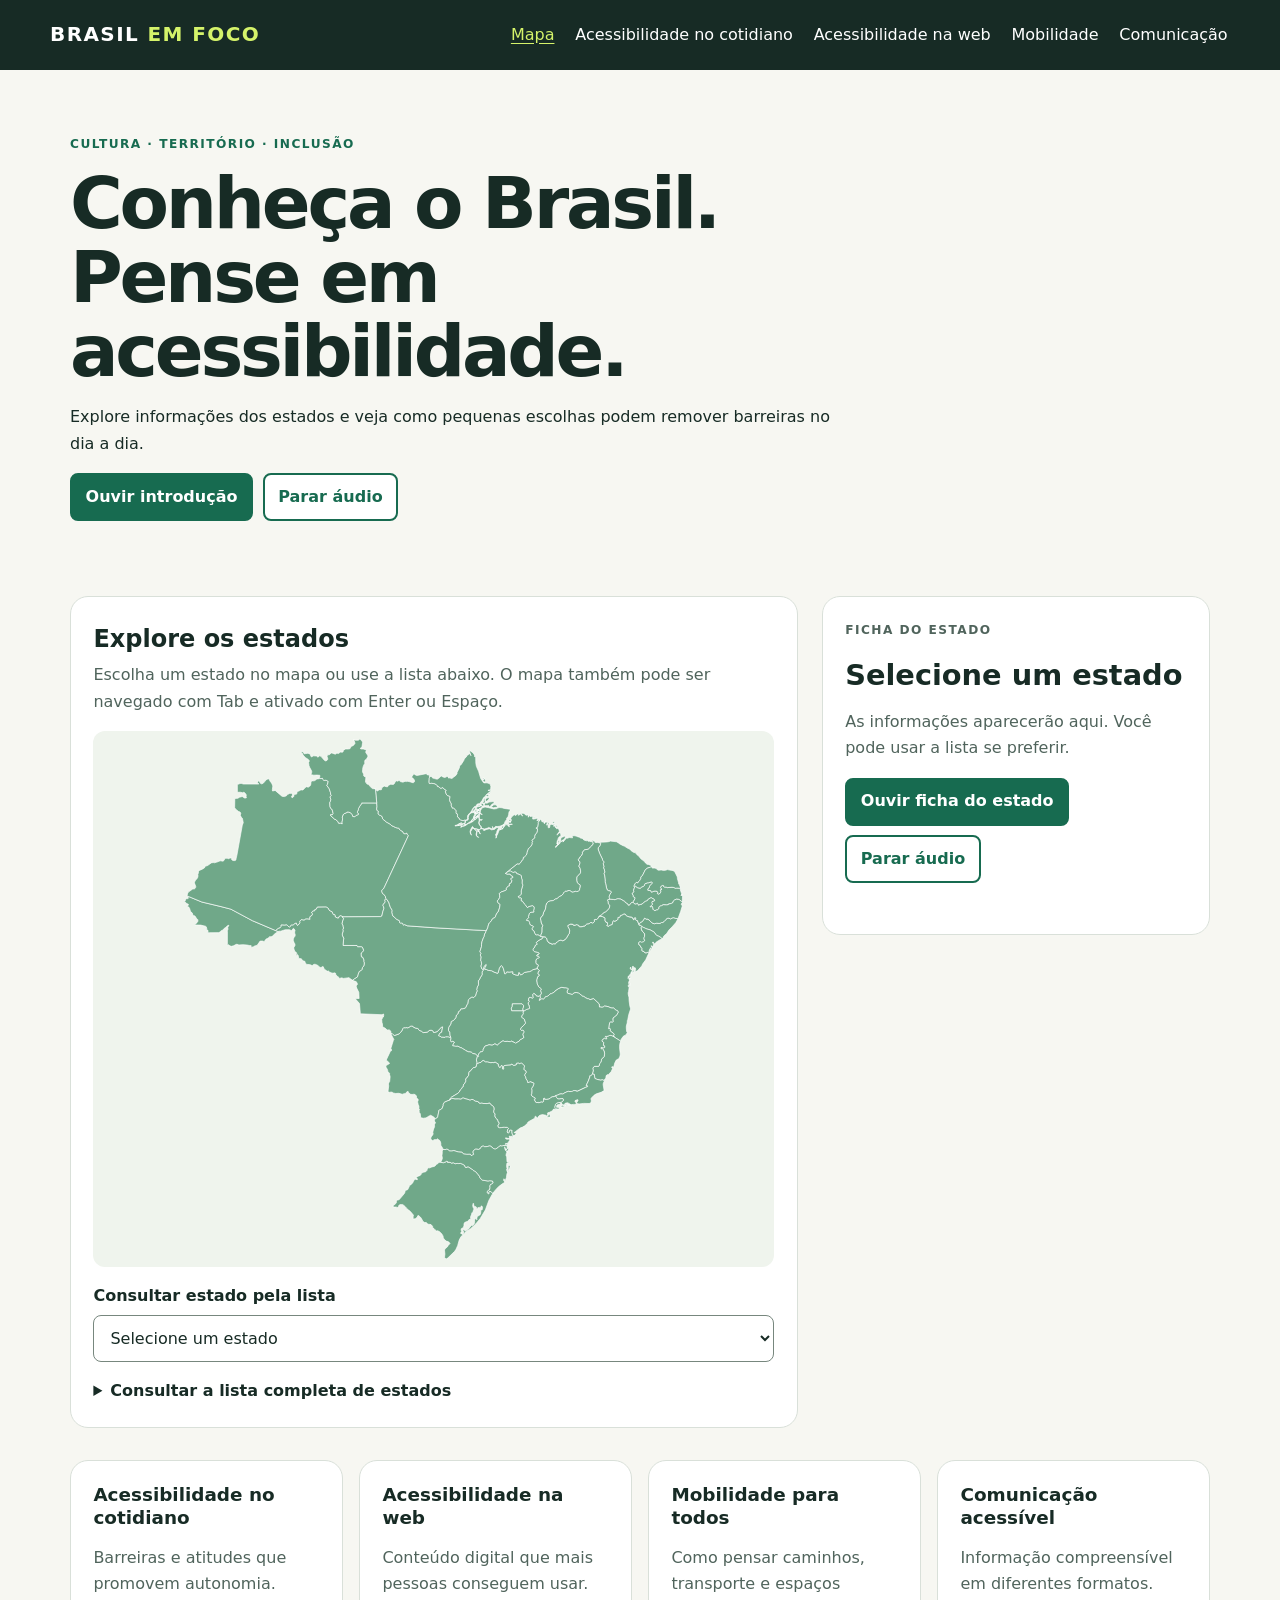
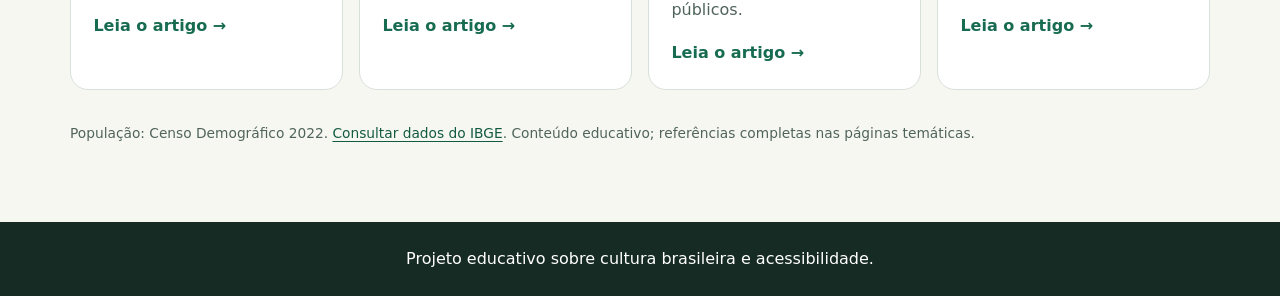
<file: index.html>
<!doctype html>
<html lang="pt-BR">
<head>
  <meta charset="utf-8"><meta name="viewport" content="width=device-width, initial-scale=1">
  <meta name="description" content="Explore os estados brasileiros e descubra como tornar espaços e informações mais acessíveis.">
  <title>Brasil em foco | Mapa interativo acessível</title><link rel="stylesheet" href="style.css">
</head>
<body>
<a class="skip-link" href="#conteudo">Pular para o conteúdo</a>
<header class="site-header"><a class="brand" href="index.html">BRASIL <span>EM FOCO</span></a><nav aria-label="Navegação principal"><a aria-current="page" href="index.html">Mapa</a><a href="cotidiano.html">Acessibilidade no cotidiano</a><a href="web.html">Acessibilidade na web</a><a href="mobilidade.html">Mobilidade</a><a href="comunicacao.html">Comunicação</a></nav></header>
<main id="conteudo">
  <section class="hero" id="introducao"><p class="eyebrow">CULTURA · TERRITÓRIO · INCLUSÃO</p><h1>Conheça o Brasil. Pense em acessibilidade.</h1><p>Explore informações dos estados e veja como pequenas escolhas podem remover barreiras no dia a dia.</p><div class="audio-controls"><button type="button" data-speak="#introducao">Ouvir introdução</button><button type="button" class="secondary" data-stop-speaking>Parar áudio</button></div><p class="audio-status" id="audio-status" role="status" aria-live="polite"></p></section>
  <section class="explorer" aria-labelledby="explorar-titulo"><div class="map-column"><h2 id="explorar-titulo">Explore os estados</h2><p id="map-help">Escolha um estado no mapa ou use a lista abaixo. O mapa também pode ser navegado com Tab e ativado com Enter ou Espaço.</p><div id="mapa-container" aria-busy="true"><p>Carregando mapa…</p></div><label for="estado-select">Consultar estado pela lista</label><select id="estado-select"><option value="">Selecione um estado</option></select><details><summary>Consultar a lista completa de estados</summary><ul id="lista-estados" class="state-list"></ul></details></div>
  <aside class="state-panel" aria-live="polite" aria-atomic="true" aria-labelledby="state-title"><p class="eyebrow">FICHA DO ESTADO</p><h2 id="state-title">Selecione um estado</h2><p id="state-placeholder">As informações aparecerão aqui. Você pode usar a lista se preferir.</p><div id="conteudo-info"></div><div class="audio-controls"><button type="button" data-speak="#state-title, #conteudo-info">Ouvir ficha do estado</button><button type="button" class="secondary" data-stop-speaking>Parar áudio</button></div><p class="audio-status" role="status" aria-live="polite"></p></aside></section>
  <section class="feature-grid" aria-label="Conteúdos sobre acessibilidade"><a href="cotidiano.html"><h2>Acessibilidade no cotidiano</h2><p>Barreiras e atitudes que promovem autonomia.</p><span>Leia o artigo →</span></a><a href="web.html"><h2>Acessibilidade na web</h2><p>Conteúdo digital que mais pessoas conseguem usar.</p><span>Leia o artigo →</span></a><a href="mobilidade.html"><h2>Mobilidade para todos</h2><p>Como pensar caminhos, transporte e espaços públicos.</p><span>Leia o artigo →</span></a><a href="comunicacao.html"><h2>Comunicação acessível</h2><p>Informação compreensível em diferentes formatos.</p><span>Leia o artigo →</span></a></section>
  <p class="source-note">População: Censo Demográfico 2022. <a href="https://www.ibge.gov.br/cidades-e-estados.html" target="_blank" rel="noopener noreferrer">Consultar dados do IBGE</a>. Conteúdo educativo; referências completas nas páginas temáticas.</p>
</main><footer><p>Projeto educativo sobre cultura brasileira e acessibilidade.</p></footer>
<script src="dados.js"></script><script src="script.js" defer></script><script src="audio.js" defer></script>
</body></html>
</file>
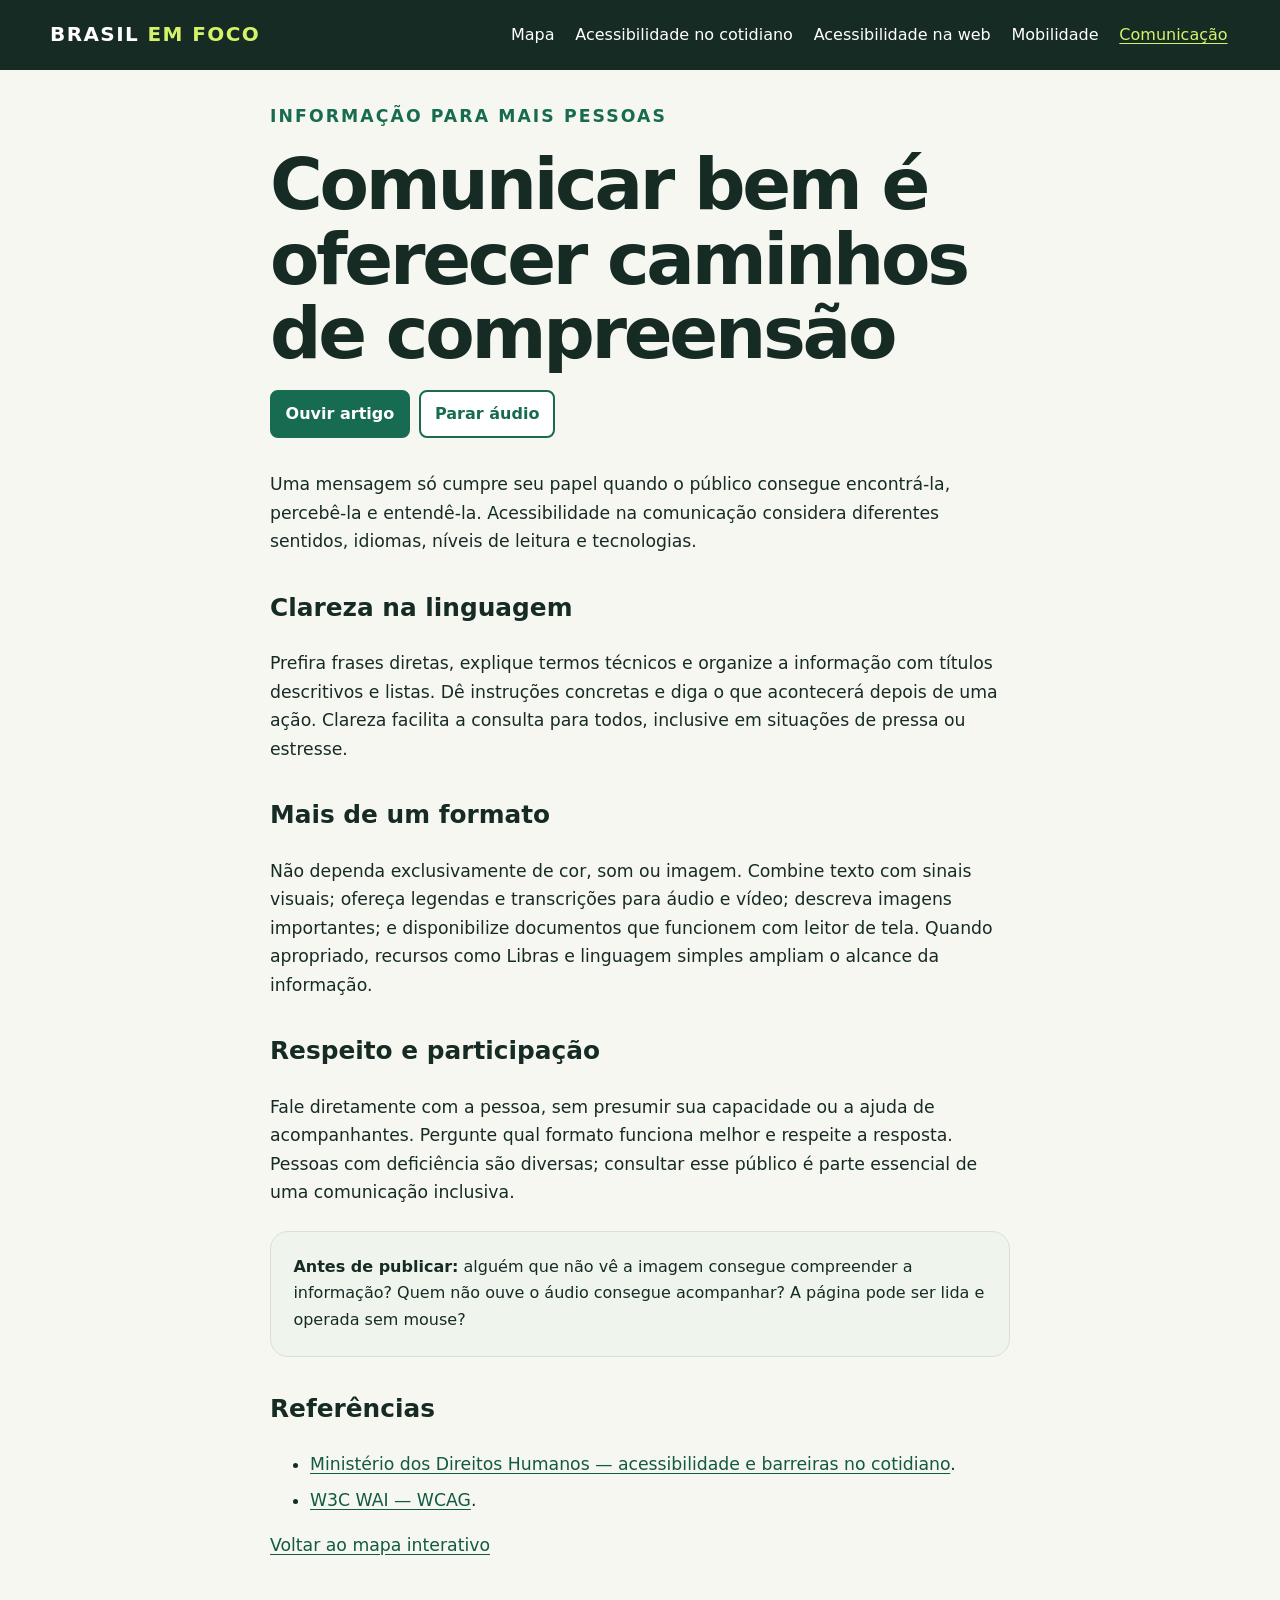
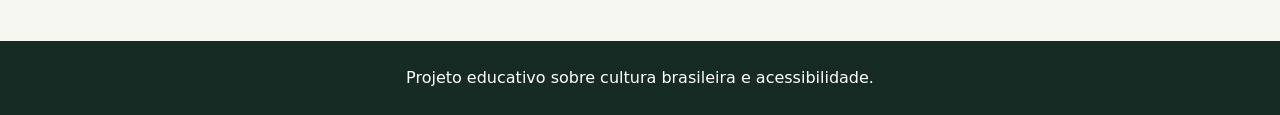
<file: comunicacao.html>
<!doctype html>
<html lang="pt-BR">
  <head>
    <meta charset="utf-8" />
    <meta name="viewport" content="width=device-width,initial-scale=1" />
    <meta
      name="description"
      content="Comunicação inclusiva e informação acessível no cotidiano."
    />
    <title>Comunicação acessível | Brasil em foco</title>
    <link rel="stylesheet" href="style.css" />
  </head>
  <body>
    <a class="skip-link" href="#conteudo">Pular para o conteúdo</a>
    <header class="site-header">
      <a class="brand" href="index.html">BRASIL <span>EM FOCO</span></a>
      <nav aria-label="Navegação principal">
        <a href="index.html">Mapa</a
        ><a href="cotidiano.html">Acessibilidade no cotidiano</a
        ><a href="web.html">Acessibilidade na web</a
        ><a href="mobilidade.html">Mobilidade</a
        ><a aria-current="page" href="comunicacao.html">Comunicação</a>
      </nav>
    </header>
    <main id="conteudo" class="article">
      <p class="eyebrow">INFORMAÇÃO PARA MAIS PESSOAS</p>
      <h1>Comunicar bem é oferecer caminhos de compreensão</h1><div class="audio-controls"><button type="button" data-speak="#conteudo">Ouvir artigo</button><button type="button" class="secondary" data-stop-speaking>Parar áudio</button></div><p class="audio-status" role="status" aria-live="polite"></p>
      <p>
        Uma mensagem só cumpre seu papel quando o público consegue encontrá-la,
        percebê-la e entendê-la. Acessibilidade na comunicação considera
        diferentes sentidos, idiomas, níveis de leitura e tecnologias.
      </p>
      <h2>Clareza na linguagem</h2>
      <p>
        Prefira frases diretas, explique termos técnicos e organize a informação
        com títulos descritivos e listas. Dê instruções concretas e diga o que
        acontecerá depois de uma ação. Clareza facilita a consulta para todos,
        inclusive em situações de pressa ou estresse.
      </p>
      <h2>Mais de um formato</h2>
      <p>
        Não dependa exclusivamente de cor, som ou imagem. Combine texto com
        sinais visuais; ofereça legendas e transcrições para áudio e vídeo;
        descreva imagens importantes; e disponibilize documentos que funcionem
        com leitor de tela. Quando apropriado, recursos como Libras e linguagem
        simples ampliam o alcance da informação.
      </p>
      <h2>Respeito e participação</h2>
      <p>
        Fale diretamente com a pessoa, sem presumir sua capacidade ou a ajuda de
        acompanhantes. Pergunte qual formato funciona melhor e respeite a
        resposta. Pessoas com deficiência são diversas; consultar esse público é
        parte essencial de uma comunicação inclusiva.
      </p>
      <div class="article-card">
        <strong>Antes de publicar:</strong> alguém que não vê a imagem consegue
        compreender a informação? Quem não ouve o áudio consegue acompanhar? A
        página pode ser lida e operada sem mouse?
      </div>
      <h2>Referências</h2>
      <ul class="references">
        <li>
          <a
            href="https://www.gov.br/mdh/pt-br/assuntos/noticias/2026/defeso-eleitoral/agosto/acessibilidade-e-direito-entenda-as-barreiras-que-afetam-o-cotidiano-das-pessoas-com-deficiencia"
            target="_blank"
            rel="noopener noreferrer"
            >Ministério dos Direitos Humanos — acessibilidade e barreiras no
            cotidiano</a
          >.
        </li>
        <li>
          <a
            href="https://www.w3.org/WAI/standards-guidelines/wcag/"
            target="_blank"
            rel="noopener noreferrer"
            >W3C WAI — WCAG</a
          >.
        </li>
      </ul>
      <p><a href="index.html">Voltar ao mapa interativo</a></p>
    </main>
    <footer>
      <p>Projeto educativo sobre cultura brasileira e acessibilidade.</p>
    </footer>
      <script src="audio.js" defer></script></body>
</html>
</file>
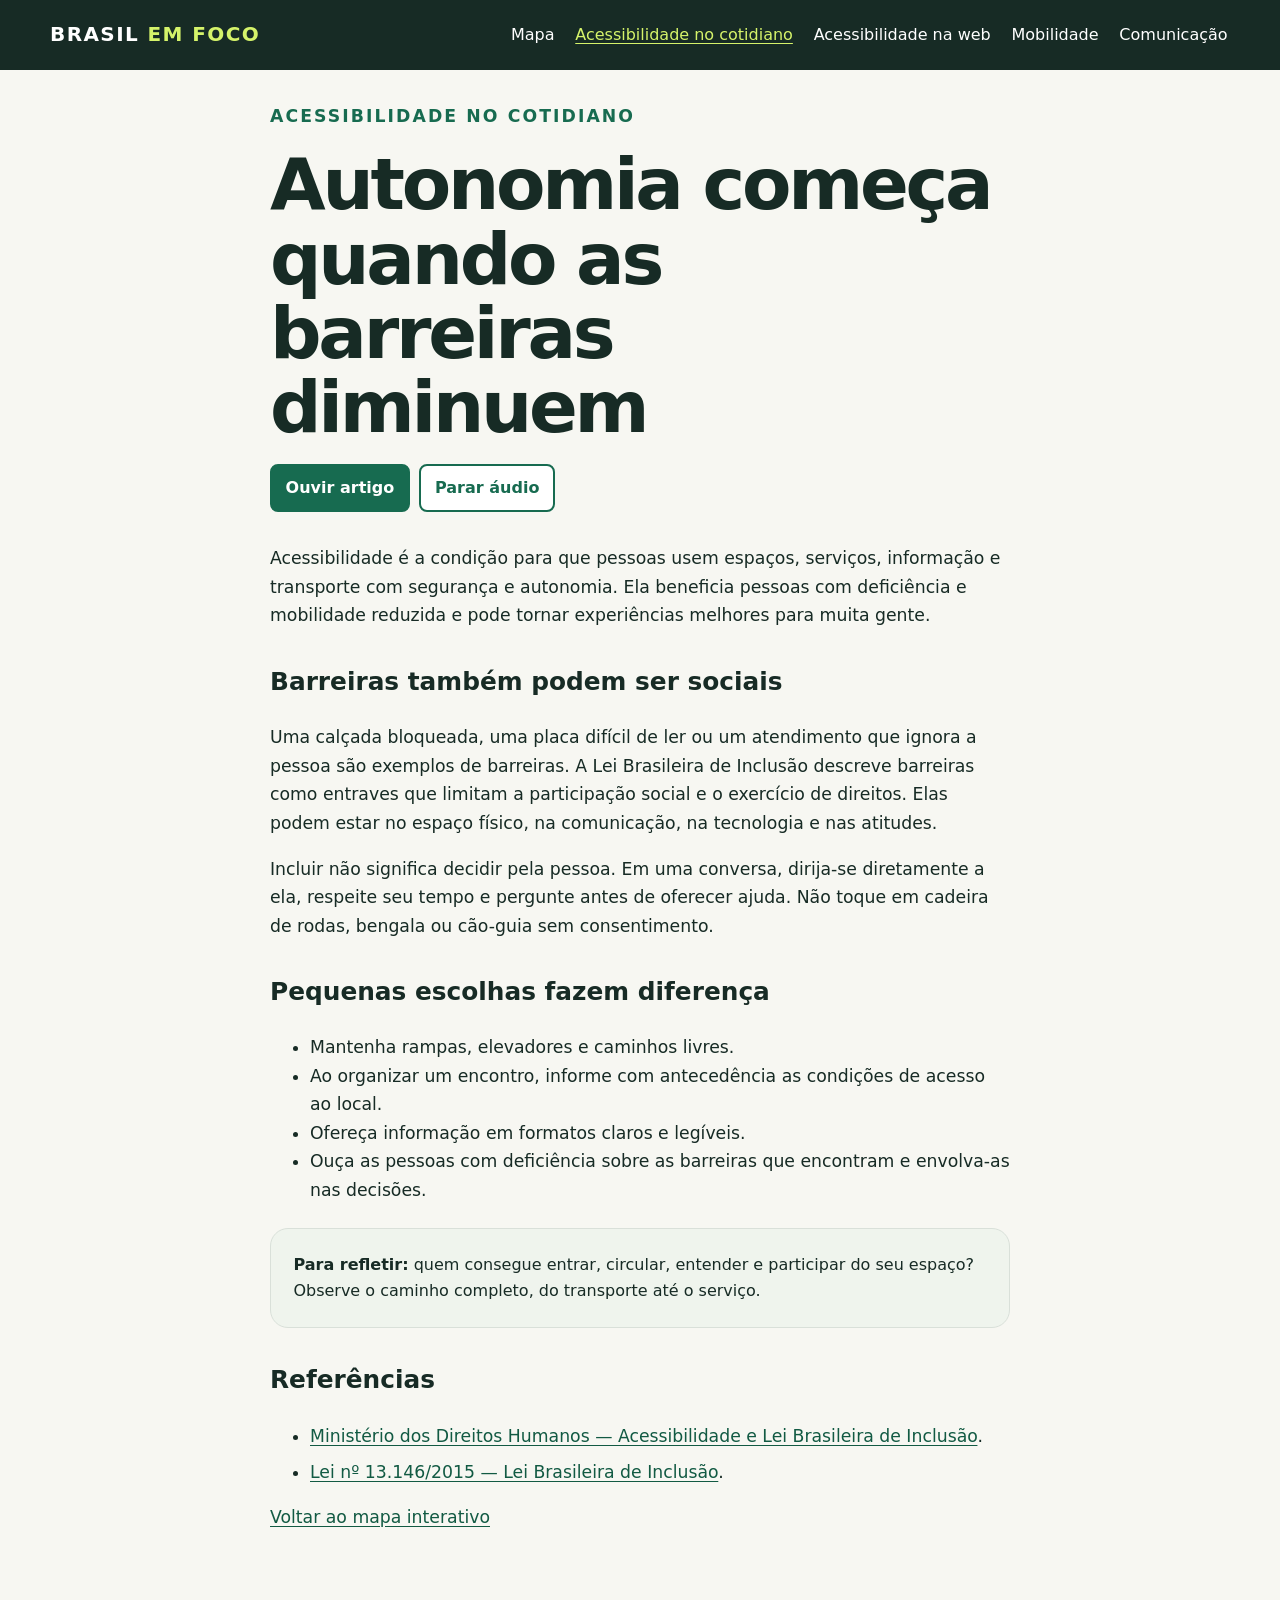
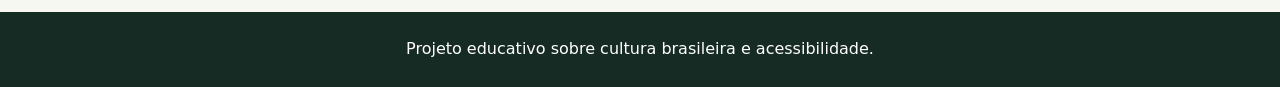
<file: cotidiano.html>
<!doctype html>
<html lang="pt-BR">
  <head>
    <meta charset="utf-8" />
    <meta name="viewport" content="width=device-width,initial-scale=1" />
    <meta
      name="description"
      content="Acessibilidade e inclusão na vida cotidiana."
    />
    <title>Acessibilidade no cotidiano | Brasil em foco</title>
    <link rel="stylesheet" href="style.css" />
  </head>
  <body>
    <a class="skip-link" href="#conteudo">Pular para o conteúdo</a>
    <header class="site-header">
      <a class="brand" href="index.html">BRASIL <span>EM FOCO</span></a>
      <nav aria-label="Navegação principal">
        <a href="index.html">Mapa</a
        ><a aria-current="page" href="cotidiano.html"
          >Acessibilidade no cotidiano</a
        ><a href="web.html">Acessibilidade na web</a
        ><a href="mobilidade.html">Mobilidade</a
        ><a href="comunicacao.html">Comunicação</a>
      </nav>
    </header>
    <main id="conteudo" class="article">
      <p class="eyebrow">ACESSIBILIDADE NO COTIDIANO</p>
      <h1>Autonomia começa quando as barreiras diminuem</h1><div class="audio-controls"><button type="button" data-speak="#conteudo">Ouvir artigo</button><button type="button" class="secondary" data-stop-speaking>Parar áudio</button></div><p class="audio-status" role="status" aria-live="polite"></p>
      <p>
        Acessibilidade é a condição para que pessoas usem espaços, serviços,
        informação e transporte com segurança e autonomia. Ela beneficia pessoas
        com deficiência e mobilidade reduzida e pode tornar experiências
        melhores para muita gente.
      </p>
      <h2>Barreiras também podem ser sociais</h2>
      <p>
        Uma calçada bloqueada, uma placa difícil de ler ou um atendimento que
        ignora a pessoa são exemplos de barreiras. A Lei Brasileira de Inclusão
        descreve barreiras como entraves que limitam a participação social e o
        exercício de direitos. Elas podem estar no espaço físico, na
        comunicação, na tecnologia e nas atitudes.
      </p>
      <p>
        Incluir não significa decidir pela pessoa. Em uma conversa, dirija-se
        diretamente a ela, respeite seu tempo e pergunte antes de oferecer
        ajuda. Não toque em cadeira de rodas, bengala ou cão-guia sem
        consentimento.
      </p>
      <h2>Pequenas escolhas fazem diferença</h2>
      <ul>
        <li>Mantenha rampas, elevadores e caminhos livres.</li>
        <li>
          Ao organizar um encontro, informe com antecedência as condições de
          acesso ao local.
        </li>
        <li>Ofereça informação em formatos claros e legíveis.</li>
        <li>
          Ouça as pessoas com deficiência sobre as barreiras que encontram e
          envolva-as nas decisões.
        </li>
      </ul>
      <div class="article-card">
        <strong>Para refletir:</strong> quem consegue entrar, circular, entender
        e participar do seu espaço? Observe o caminho completo, do transporte
        até o serviço.
      </div>
      <h2>Referências</h2>
      <ul class="references">
        <li>
          <a
            href="https://www.gov.br/mdh/pt-br/acesso-a-informacao/acoes-e-programas/governanca/acessibilidade/acessibilidade"
            target="_blank"
            rel="noopener noreferrer"
            >Ministério dos Direitos Humanos — Acessibilidade e Lei Brasileira
            de Inclusão</a
          >.
        </li>
        <li>
          <a
            href="https://www.planalto.gov.br/ccivil_03/_ato2015-2018/2015/lei/l13146.htm"
            target="_blank"
            rel="noopener noreferrer"
            >Lei nº 13.146/2015 — Lei Brasileira de Inclusão</a
          >.
        </li>
      </ul>
      <p><a href="index.html">Voltar ao mapa interativo</a></p>
    </main>
    <footer>
      <p>Projeto educativo sobre cultura brasileira e acessibilidade.</p>
    </footer>
      <script src="audio.js" defer></script></body>
</html>
</file>
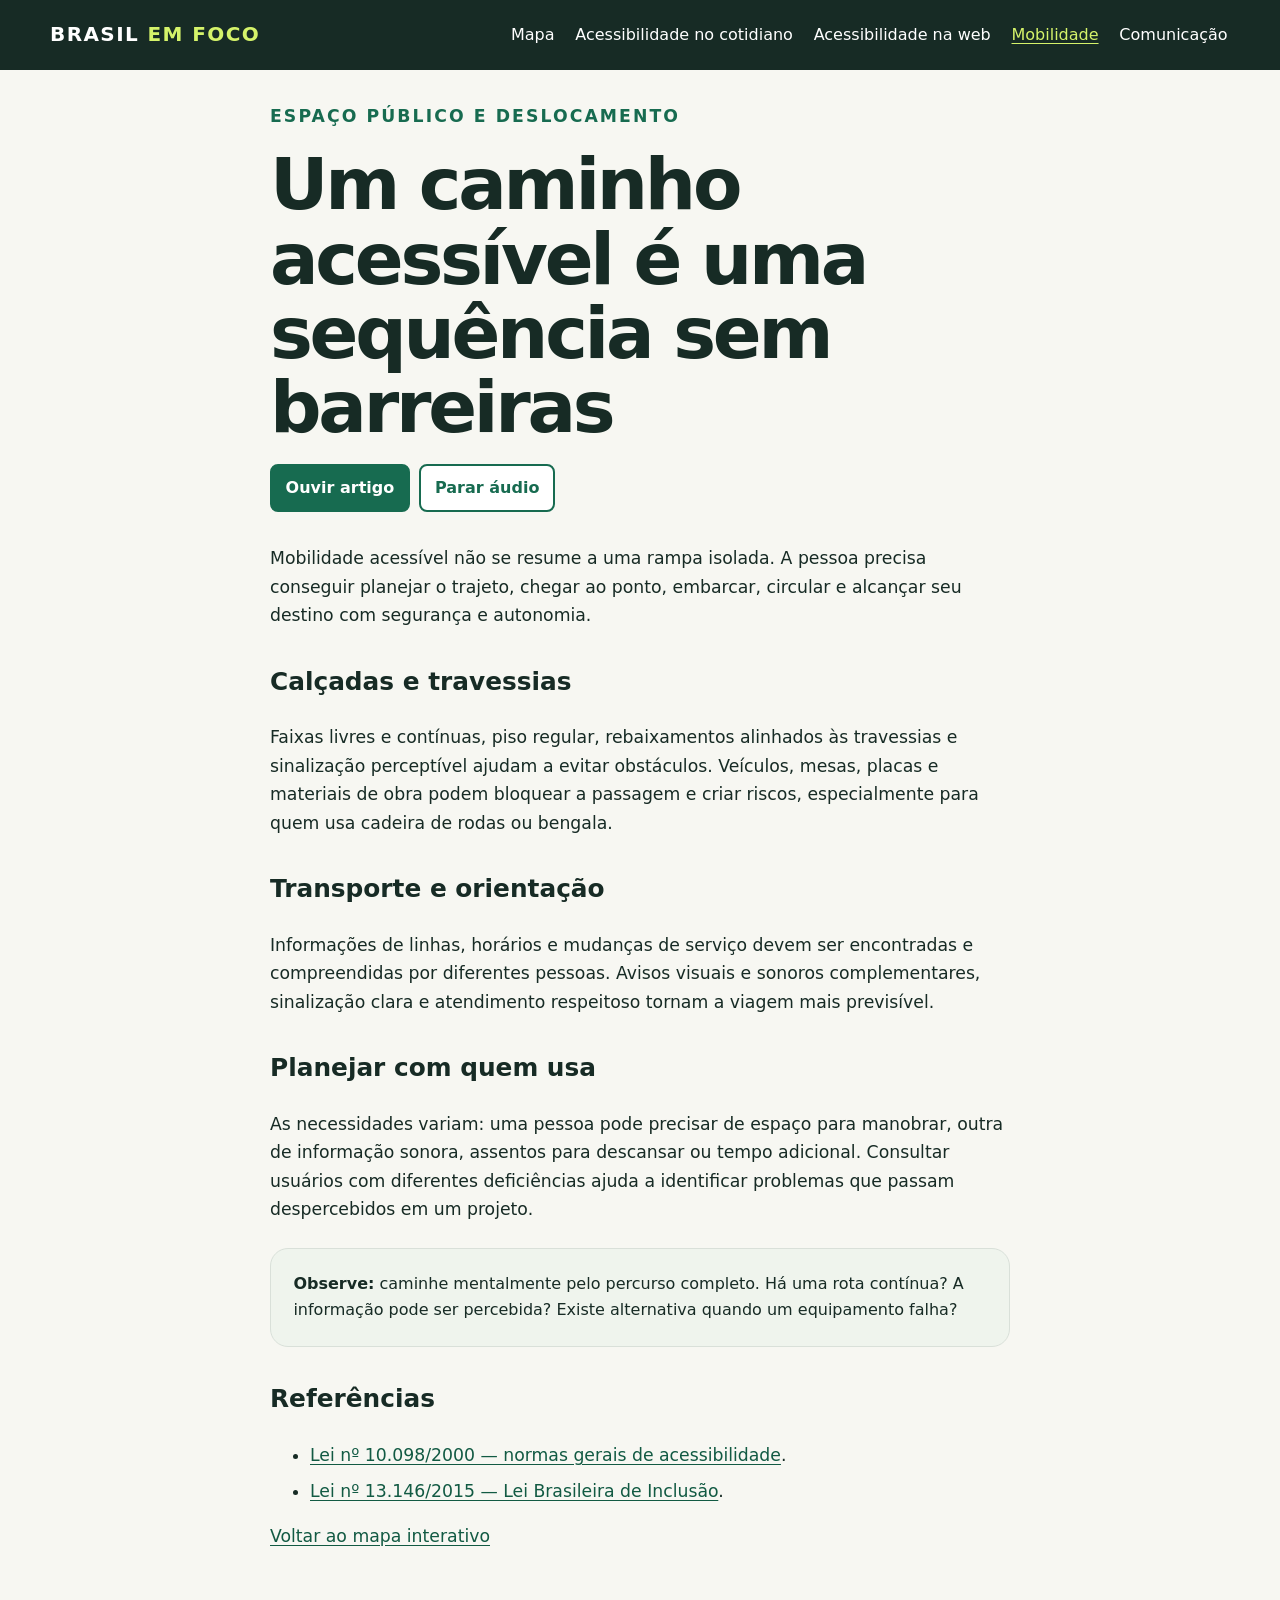
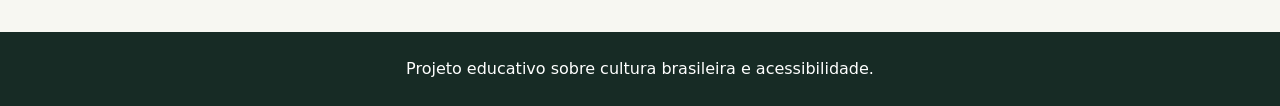
<file: mobilidade.html>
<!doctype html>
<html lang="pt-BR">
  <head>
    <meta charset="utf-8" />
    <meta name="viewport" content="width=device-width,initial-scale=1" />
    <meta
      name="description"
      content="Mobilidade acessível em ruas, transporte e espaços públicos."
    />
    <title>Mobilidade para todos | Brasil em foco</title>
    <link rel="stylesheet" href="style.css" />
  </head>
  <body>
    <a class="skip-link" href="#conteudo">Pular para o conteúdo</a>
    <header class="site-header">
      <a class="brand" href="index.html">BRASIL <span>EM FOCO</span></a>
      <nav aria-label="Navegação principal">
        <a href="index.html">Mapa</a
        ><a href="cotidiano.html">Acessibilidade no cotidiano</a
        ><a href="web.html">Acessibilidade na web</a
        ><a aria-current="page" href="mobilidade.html">Mobilidade</a
        ><a href="comunicacao.html">Comunicação</a>
      </nav>
    </header>
    <main id="conteudo" class="article">
      <p class="eyebrow">ESPAÇO PÚBLICO E DESLOCAMENTO</p>
      <h1>Um caminho acessível é uma sequência sem barreiras</h1><div class="audio-controls"><button type="button" data-speak="#conteudo">Ouvir artigo</button><button type="button" class="secondary" data-stop-speaking>Parar áudio</button></div><p class="audio-status" role="status" aria-live="polite"></p>
      <p>
        Mobilidade acessível não se resume a uma rampa isolada. A pessoa precisa
        conseguir planejar o trajeto, chegar ao ponto, embarcar, circular e
        alcançar seu destino com segurança e autonomia.
      </p>
      <h2>Calçadas e travessias</h2>
      <p>
        Faixas livres e contínuas, piso regular, rebaixamentos alinhados às
        travessias e sinalização perceptível ajudam a evitar obstáculos.
        Veículos, mesas, placas e materiais de obra podem bloquear a passagem e
        criar riscos, especialmente para quem usa cadeira de rodas ou bengala.
      </p>
      <h2>Transporte e orientação</h2>
      <p>
        Informações de linhas, horários e mudanças de serviço devem ser
        encontradas e compreendidas por diferentes pessoas. Avisos visuais e
        sonoros complementares, sinalização clara e atendimento respeitoso
        tornam a viagem mais previsível.
      </p>
      <h2>Planejar com quem usa</h2>
      <p>
        As necessidades variam: uma pessoa pode precisar de espaço para
        manobrar, outra de informação sonora, assentos para descansar ou tempo
        adicional. Consultar usuários com diferentes deficiências ajuda a
        identificar problemas que passam despercebidos em um projeto.
      </p>
      <div class="article-card">
        <strong>Observe:</strong> caminhe mentalmente pelo percurso completo. Há
        uma rota contínua? A informação pode ser percebida? Existe alternativa
        quando um equipamento falha?
      </div>
      <h2>Referências</h2>
      <ul class="references">
        <li>
          <a
            href="https://www.planalto.gov.br/ccivil_03/leis/l10098.htm"
            target="_blank"
            rel="noopener noreferrer"
            >Lei nº 10.098/2000 — normas gerais de acessibilidade</a
          >.
        </li>
        <li>
          <a
            href="https://www.planalto.gov.br/ccivil_03/_ato2015-2018/2015/lei/l13146.htm"
            target="_blank"
            rel="noopener noreferrer"
            >Lei nº 13.146/2015 — Lei Brasileira de Inclusão</a
          >.
        </li>
      </ul>
      <p><a href="index.html">Voltar ao mapa interativo</a></p>
    </main>
    <footer>
      <p>Projeto educativo sobre cultura brasileira e acessibilidade.</p>
    </footer>
      <script src="audio.js" defer></script></body>
</html>
</file>
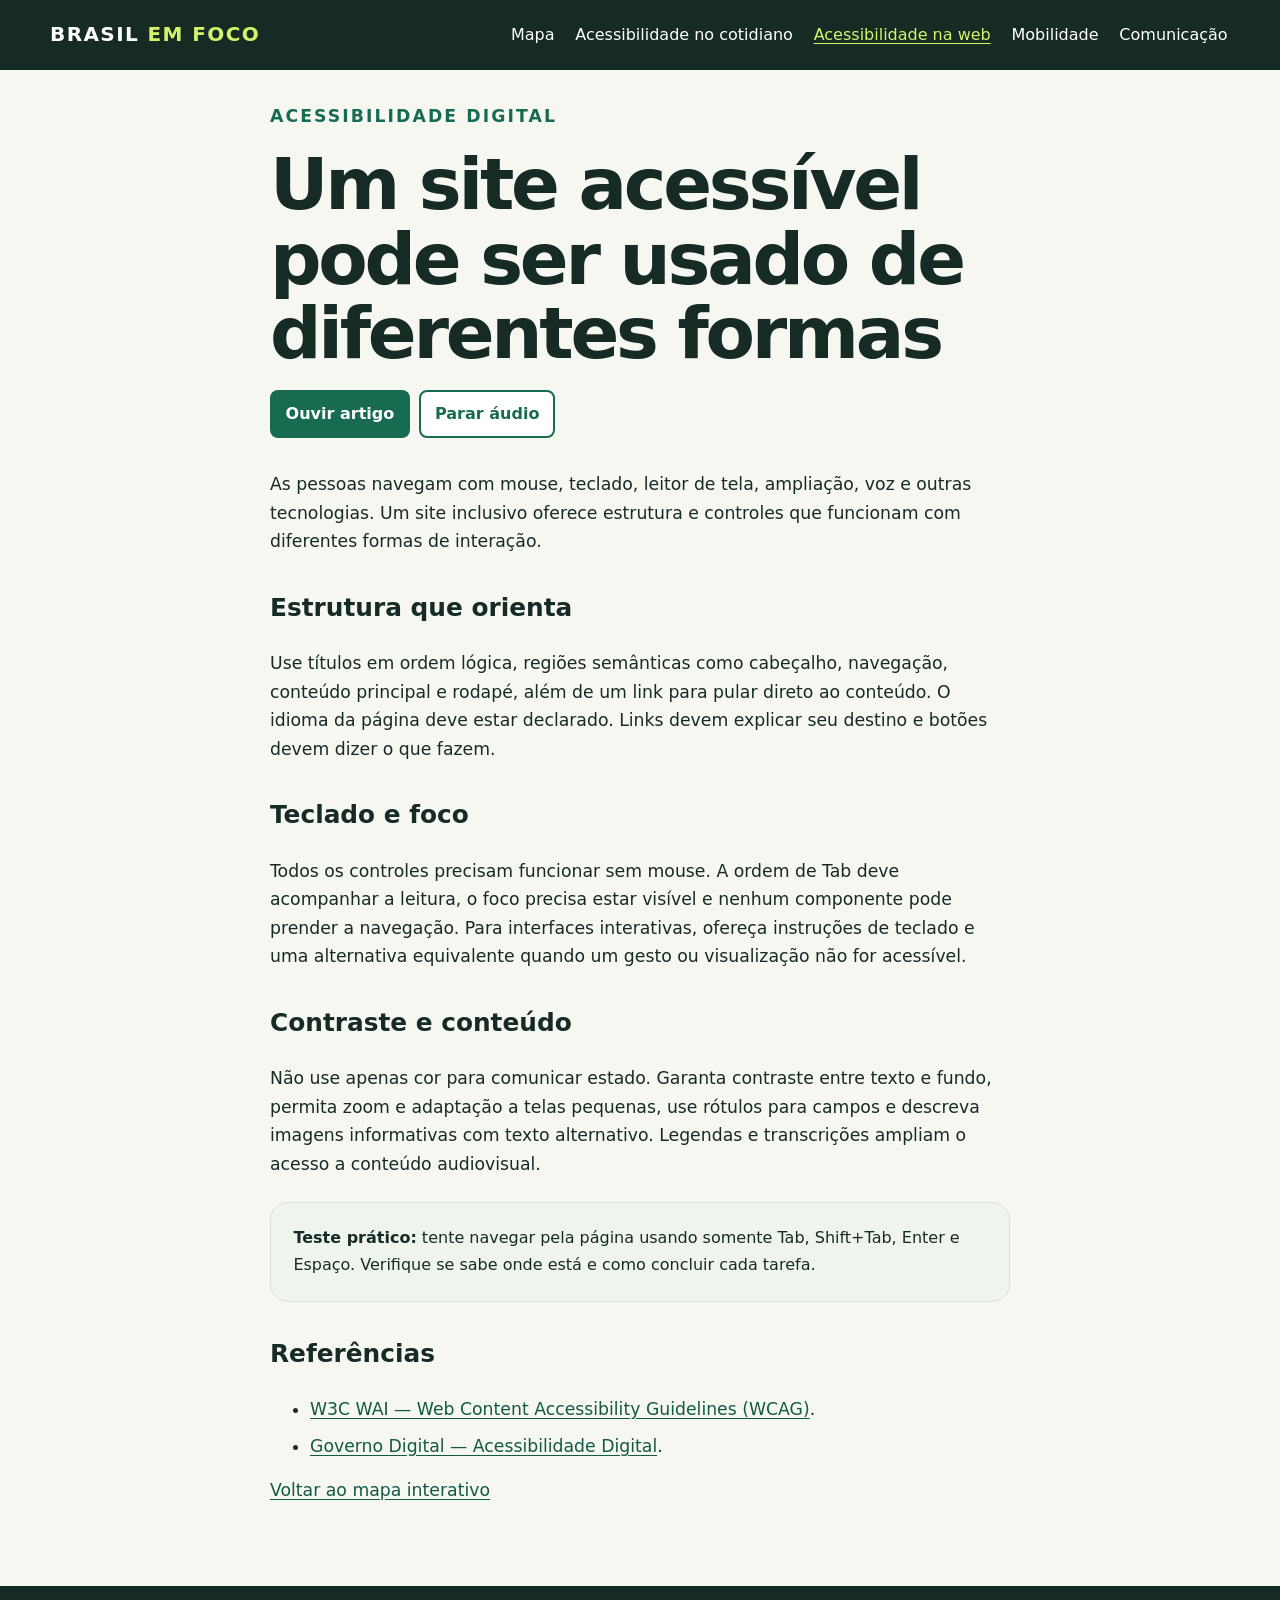
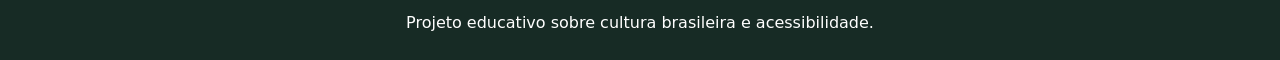
<file: web.html>
<!doctype html>
<html lang="pt-BR">
  <head>
    <meta charset="utf-8" />
    <meta name="viewport" content="width=device-width,initial-scale=1" />
    <meta
      name="description"
      content="Princípios práticos para criar sites acessíveis."
    />
    <title>Acessibilidade na web | Brasil em foco</title>
    <link rel="stylesheet" href="style.css" />
  </head>
  <body>
    <a class="skip-link" href="#conteudo">Pular para o conteúdo</a>
    <header class="site-header">
      <a class="brand" href="index.html">BRASIL <span>EM FOCO</span></a>
      <nav aria-label="Navegação principal">
        <a href="index.html">Mapa</a
        ><a href="cotidiano.html">Acessibilidade no cotidiano</a
        ><a aria-current="page" href="web.html">Acessibilidade na web</a
        ><a href="mobilidade.html">Mobilidade</a
        ><a href="comunicacao.html">Comunicação</a>
      </nav>
    </header>
    <main id="conteudo" class="article">
      <p class="eyebrow">ACESSIBILIDADE DIGITAL</p>
      <h1>Um site acessível pode ser usado de diferentes formas</h1><div class="audio-controls"><button type="button" data-speak="#conteudo">Ouvir artigo</button><button type="button" class="secondary" data-stop-speaking>Parar áudio</button></div><p class="audio-status" role="status" aria-live="polite"></p>
      <p>
        As pessoas navegam com mouse, teclado, leitor de tela, ampliação, voz e
        outras tecnologias. Um site inclusivo oferece estrutura e controles que
        funcionam com diferentes formas de interação.
      </p>
      <h2>Estrutura que orienta</h2>
      <p>
        Use títulos em ordem lógica, regiões semânticas como cabeçalho,
        navegação, conteúdo principal e rodapé, além de um link para pular
        direto ao conteúdo. O idioma da página deve estar declarado. Links devem
        explicar seu destino e botões devem dizer o que fazem.
      </p>
      <h2>Teclado e foco</h2>
      <p>
        Todos os controles precisam funcionar sem mouse. A ordem de Tab deve
        acompanhar a leitura, o foco precisa estar visível e nenhum componente
        pode prender a navegação. Para interfaces interativas, ofereça
        instruções de teclado e uma alternativa equivalente quando um gesto ou
        visualização não for acessível.
      </p>
      <h2>Contraste e conteúdo</h2>
      <p>
        Não use apenas cor para comunicar estado. Garanta contraste entre texto
        e fundo, permita zoom e adaptação a telas pequenas, use rótulos para
        campos e descreva imagens informativas com texto alternativo. Legendas e
        transcrições ampliam o acesso a conteúdo audiovisual.
      </p>
      <div class="article-card">
        <strong>Teste prático:</strong> tente navegar pela página usando somente
        Tab, Shift+Tab, Enter e Espaço. Verifique se sabe onde está e como
        concluir cada tarefa.
      </div>
      <h2>Referências</h2>
      <ul class="references">
        <li>
          <a
            href="https://www.w3.org/WAI/standards-guidelines/wcag/"
            target="_blank"
            rel="noopener noreferrer"
            >W3C WAI — Web Content Accessibility Guidelines (WCAG)</a
          >.
        </li>
        <li>
          <a
            href="https://www.gov.br/governodigital/pt-br/acessibilidade-digital"
            target="_blank"
            rel="noopener noreferrer"
            >Governo Digital — Acessibilidade Digital</a
          >.
        </li>
      </ul>
      <p><a href="index.html">Voltar ao mapa interativo</a></p>
    </main>
    <footer>
      <p>Projeto educativo sobre cultura brasileira e acessibilidade.</p>
    </footer>
      <script src="audio.js" defer></script></body>
</html>
</file>
<file: style.css>
:root {
  --ink: #172b25;
  --muted: #50645c;
  --paper: #f7f7f2;
  --green: #176b50;
  --lime: #d5f36a;
  --line: #d9e0d9;
  --white: #fff;
}
* {
  box-sizing: border-box;
}
html {
  scroll-behavior: smooth;
}
body {
  margin: 0;
  background: var(--paper);
  color: var(--ink);
  font:
    16px/1.65 system-ui,
    -apple-system,
    "Segoe UI",
    sans-serif;
}
.skip-link {
  position: absolute;
  left: 1rem;
  top: -5rem;
  background: #fff;
  padding: 0.75rem 1rem;
  z-index: 10;
}
.skip-link:focus {
  top: 1rem;
}
a {
  color: #125a43;
  text-underline-offset: 3px;
}
a:hover {
  text-decoration-thickness: 2px;
}
:focus-visible {
  outline: 3px solid #ba4b00;
  outline-offset: 3px;
}
.site-header {
  background: var(--ink);
  color: white;
  padding: 1rem max(1.25rem, calc((100vw - 1180px) / 2));
  display: flex;
  justify-content: space-between;
  gap: 1.5rem;
  align-items: center;
}
.brand {
  font-weight: 900;
  font-size: 1.25rem;
  letter-spacing: 0.07em;
  color: white;
  text-decoration: none;
  white-space: nowrap;
}
.brand span {
  color: var(--lime);
}
nav {
  display: flex;
  flex-wrap: wrap;
  gap: 0.4rem 1rem;
}
nav a {
  color: white;
  padding: 0.35rem 0.15rem;
  text-decoration: none;
}
nav a[aria-current="page"] {
  color: var(--lime);
  text-decoration: underline;
}
main {
  max-width: 1180px;
  margin: auto;
  padding: 2rem 1.25rem 4rem;
}
.hero {
  padding: 2rem 0 2.5rem;
  max-width: 760px;
}
.eyebrow {
  font-size: 0.76rem;
  font-weight: 800;
  letter-spacing: 0.12em;
  color: var(--green);
}
h1,
h2,
h3,
p {
  margin-top: 0;
}
h1 {
  font-size: clamp(2.2rem, 6vw, 4.5rem);
  line-height: 1.03;
  letter-spacing: -0.045em;
  margin: 0.5rem 0 1rem;
}
.hero > p:last-of-type {
  font-size: 1.2rem;
  max-width: 650px;
  color: var(--muted);
}
.explorer {
  display: grid;
  grid-template-columns: minmax(0, 1.5fr) minmax(280px, 0.8fr);
  gap: 1.5rem;
  align-items: start;
}
.explorer > * {
  min-width: 0;
}
.map-column,
.state-panel,
.feature-grid > a,
.article-card {
  background: var(--white);
  border: 1px solid var(--line);
  border-radius: 18px;
  padding: 1.4rem;
}
.map-column h2 {
  margin-bottom: 0.2rem;
}
#map-help {
  color: var(--muted);
}
#mapa-container {
  min-width: 0;
  overflow: hidden;
  min-height: 300px;
  display: grid;
  place-items: center;
  background: #eff4ed;
  border-radius: 12px;
  margin: 1rem 0;
  padding: 0.5rem;
}
#mapa-container svg {
  display: block;
  width: 100%;
  height: auto;
  max-width: 100%;
  max-height: 520px;
}
#mapa-container svg path {
  fill: #70a889;
  stroke: #fff;
  stroke-width: 0.65;
  vector-effect: non-scaling-stroke;
  transition:
    fill 0.2s ease,
    stroke-width 0.2s ease;
}
#mapa-container svg g {
  cursor: pointer;
  outline: none;
}
#mapa-container svg path.regiao-norte:hover,
#mapa-container svg g:focus path.regiao-norte {
  fill: #228b22;
}
#mapa-container svg path.regiao-nordeste:hover,
#mapa-container svg g:focus path.regiao-nordeste {
  fill: #4444bb;
}
#mapa-container svg path.regiao-centro:hover,
#mapa-container svg g:focus path.regiao-centro {
  fill: #c5a900;
}
#mapa-container svg path.regiao-sudeste:hover,
#mapa-container svg g:focus path.regiao-sudeste {
  fill: #e07800;
}
#mapa-container svg path.regiao-sul:hover,
#mapa-container svg g:focus path.regiao-sul {
  fill: #d94444;
}
label {
  display: block;
  font-weight: 700;
  margin: 0.8rem 0 0.35rem;
}
select {
  width: 100%;
  padding: 0.75rem;
  border: 1px solid #77877e;
  border-radius: 8px;
  background: #fff;
  color: var(--ink);
  font: inherit;
}
details {
  margin-top: 1rem;
}
summary {
  cursor: pointer;
  font-weight: 700;
}
.state-list {
  columns: 2;
  padding-left: 1.25rem;
}
.state-list button {
  border: 0;
  background: none;
  color: #125a43;
  text-decoration: underline;
  font: inherit;
  cursor: pointer;
  padding: 0.2rem;
}
.state-panel {
  position: sticky;
  top: 1rem;
  min-height: 270px;
}
.state-panel h2 {
  font-size: 1.8rem;
  margin-bottom: 0.6rem;
}
.state-panel > p {
  color: var(--muted);
}
.facts {
  display: grid;
  grid-template-columns: 1fr 1fr;
  gap: 0.65rem;
}
.facts div {
  padding: 0.75rem;
  background: #eff4ed;
  border-radius: 10px;
}
.facts dt {
  font-size: 0.78rem;
  color: var(--muted);
}
.facts dd {
  margin: 0;
  font-weight: 750;
}
.state-panel h3 {
  font-size: 1rem;
  margin: 0.9rem 0 0.4rem;
}
.chip-list {
  padding: 0;
  display: flex;
  flex-wrap: wrap;
  gap: 0.4rem;
  list-style: none;
}
.chip-list li {
  border: 1px solid var(--line);
  border-radius: 2rem;
  padding: 0.2rem 0.65rem;
  font-size: 0.9rem;
}
.source-note {
  font-size: 0.86rem;
  color: var(--muted);
  margin-top: 1rem;
}
.feature-grid {
  display: grid;
  grid-template-columns: repeat(4, 1fr);
  gap: 1rem;
  margin: 2rem 0;
}
.feature-grid > a {
  color: var(--ink);
  text-decoration: none;
  transition: transform 0.15s;
}
.feature-grid > a:hover {
  transform: translateY(-3px);
}
.feature-grid h2 {
  font-size: 1.15rem;
  line-height: 1.25;
}
.feature-grid p {
  color: var(--muted);
}
.feature-grid span {
  font-weight: 700;
  color: var(--green);
}
footer {
  padding: 1.5rem;
  text-align: center;
  background: var(--ink);
  color: white;
}
footer p {
  margin: 0;
}
.article {
  max-width: 780px;
}
.article h1 {
  margin-bottom: 1.25rem;
}
.article p,
.article li {
  font-size: 1.08rem;
}
.article h2 {
  margin-top: 2rem;
  font-size: 1.55rem;
}
.article-card {
  margin: 1.5rem 0;
  background: #eff4ed;
}
.references li {
  margin: 0.5rem 0;
}
.audio-controls {
  display: flex;
  flex-wrap: wrap;
  gap: 0.6rem;
  margin-top: 1rem;
}
.audio-controls button {
  font: inherit;
  font-weight: 700;
  color: #fff;
  background: #176b50;
  border: 2px solid #176b50;
  border-radius: 8px;
  padding: 0.55rem 0.85rem;
  cursor: pointer;
}
.audio-controls button:hover {
  background: #0f513b;
}
.audio-controls button.secondary {
  color: #176b50;
  background: #fff;
}
.audio-status {
  min-height: 1.5em;
  color: var(--muted);
  font-size: 0.9rem;
  margin: 0.4rem 0 0;
}
@media (max-width: 850px) {
  .site-header {
    align-items: flex-start;
    flex-direction: column;
  }
  nav {
    gap: 0.35rem 0.75rem;
  }
  .explorer {
    grid-template-columns: minmax(0, 1fr);
  }
  .state-panel {
    position: static;
  }
  .feature-grid {
    grid-template-columns: repeat(2, 1fr);
  }
}
@media (max-width: 520px) {
  main {
    padding: 1rem 0.85rem 3rem;
  }
  .map-column,
  .state-panel,
  .feature-grid > a {
    padding: 1rem;
  }
  .feature-grid {
    grid-template-columns: 1fr;
  }
  .state-list {
    columns: 1;
  }
  #mapa-container {
    min-height: 230px;
  }
  .facts {
    grid-template-columns: 1fr 1fr;
  }
}
@media (prefers-reduced-motion: reduce) {
  *,
  *::before,
  *::after {
    scroll-behavior: auto !important;
    transition: none !important;
  }
}
</file>
